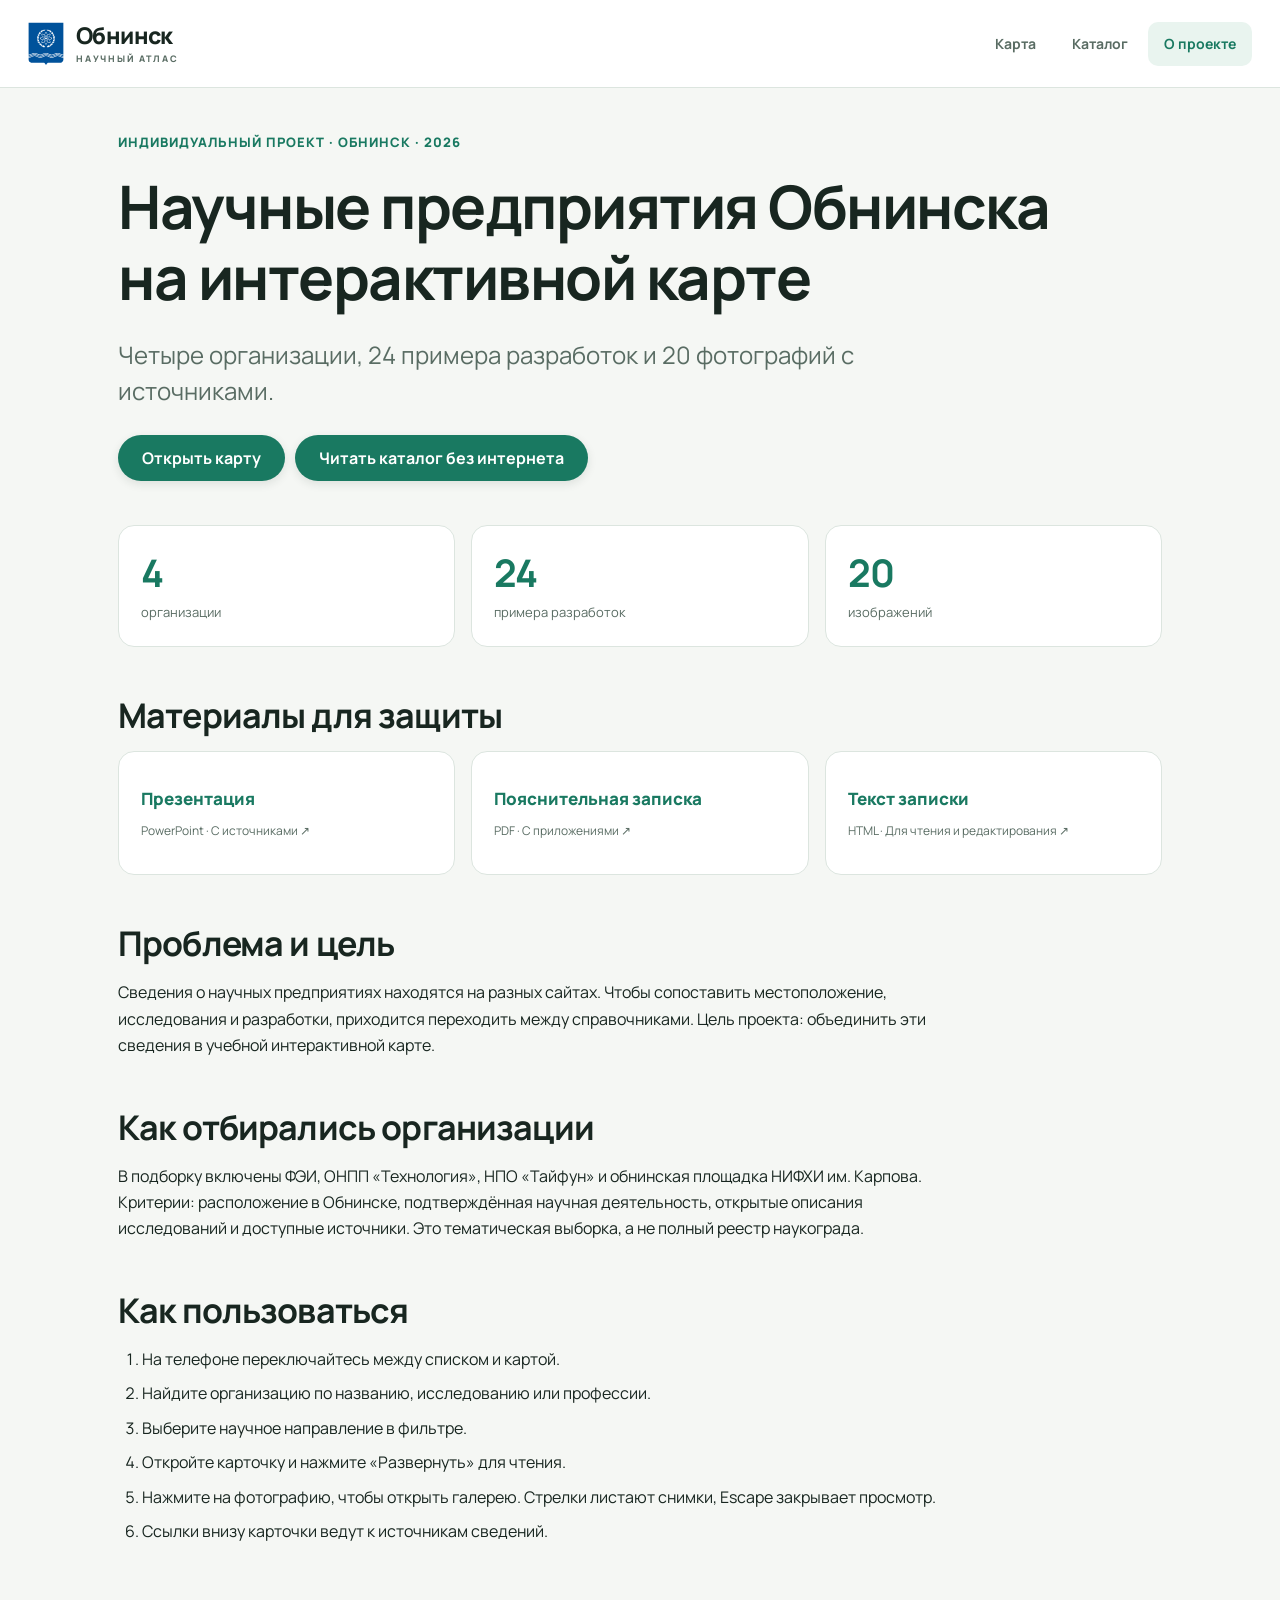
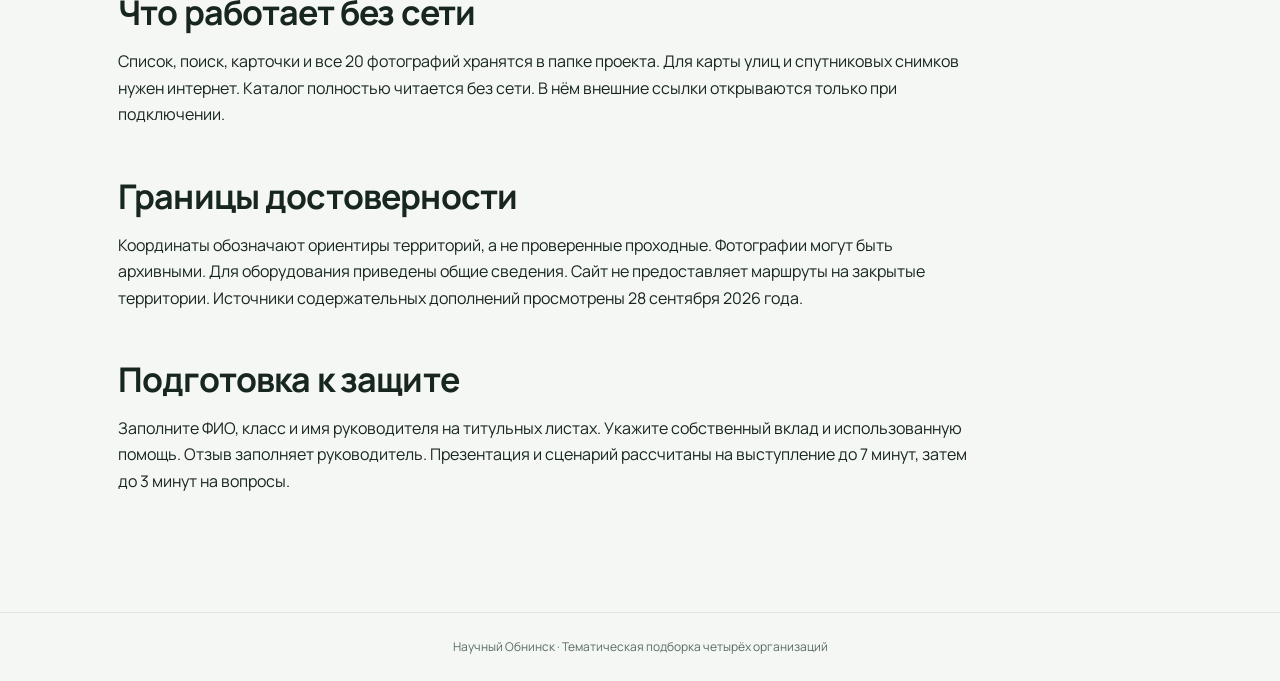
<file: project.html>
<!doctype html>
<html lang="ru">
  <head>
    <meta charset="utf-8" />
    <meta name="viewport" content="width=device-width, initial-scale=1" />
    <title>Научный Обнинск — индивидуальный проект</title>
    <link
      rel="icon"
      href="data:image/svg+xml,%3Csvg xmlns='http://www.w3.org/2000/svg' viewBox='0 0 32 32'%3E%3Crect width='32' height='32' rx='9' fill='%23006a57'/%3E%3Ccircle cx='16' cy='16' r='7' fill='%23a4f2d5'/%3E%3C/svg%3E"
    />
    <link rel="stylesheet" href="assets/css/common.css?v=20261011-1" />
    <link rel="stylesheet" href="assets/css/project.css?v=20261011-1" />
  </head>
  <body>
    <header class="site-header">
      <a class="brand" href="index.html" aria-label="Научный Обнинск — главная"
        ><img src="images/gerb_vector.svg" alt="" width="38" height="46" /><span
          >Обнинск<small>НАУЧНЫЙ АТЛАС</small></span
        ></a
      >
      <nav class="site-nav" aria-label="Основная навигация">
        <a href="index.html">Карта</a><a href="catalog.html">Каталог</a
        ><a href="project.html" aria-current="page">О проекте</a>
      </nav>
    </header>
    <main>
      <p>Индивидуальный проект · Обнинск · 2026</p>
      <h1>Научные предприятия Обнинска на интерактивной карте</h1>
      <p class="lead">
        Четыре организации, 24 примера разработок и 20 фотографий с
        источниками.
      </p>
      <a class="action" href="index.html">Открыть карту</a
      ><a class="action" href="catalog.html">Читать каталог без интернета</a>
      <div class="project-stats" aria-label="Проект в цифрах">
        <div><strong>4</strong><span>организации</span></div>
        <div><strong>24</strong><span>примера разработок</span></div>
        <div><strong>20</strong><span>изображений</span></div>
      </div>
      <h2>Материалы для защиты</h2>
      <ul class="downloads">
        <li>
          <a href="materials/current/Карта_Обнинска_источники.pptx"
            ><span>Презентация</span><small>PowerPoint · С источниками ↗</small></a
          >
        </li>
        <li>
          <a href="materials/current/Пояснительная_записка.pdf"
            ><span>Пояснительная записка</span
            ><small>PDF · С приложениями ↗</small></a
          >
        </li>
        <li>
          <a href="materials/current/Пояснительная_записка.html"
            ><span>Текст записки</span
            ><small>HTML · Для чтения и редактирования ↗</small></a
          >
        </li>
      </ul>
      <h2>Проблема и цель</h2>
      <p>
        Сведения о научных предприятиях находятся на разных сайтах. Чтобы
        сопоставить местоположение, исследования и разработки, приходится
        переходить между справочниками. Цель проекта: объединить эти сведения в
        учебной интерактивной карте.
      </p>
      <h2>Как отбирались организации</h2>
      <p>
        В подборку включены ФЭИ, ОНПП «Технология», НПО «Тайфун» и обнинская
        площадка НИФХИ им. Карпова. Критерии: расположение в Обнинске,
        подтверждённая научная деятельность, открытые описания исследований и
        доступные источники. Это тематическая выборка, а не полный реестр
        наукограда.
      </p>
      <h2>Как пользоваться</h2>
      <ol>
        <li>На телефоне переключайтесь между списком и картой.</li>
        <li>Найдите организацию по названию, исследованию или профессии.</li>
        <li>Выберите научное направление в фильтре.</li>
        <li>Откройте карточку и нажмите «Развернуть» для чтения.</li>
        <li>
          Нажмите на фотографию, чтобы открыть галерею. Стрелки листают снимки,
          Escape закрывает просмотр.
        </li>
        <li>Ссылки внизу карточки ведут к источникам сведений.</li>
      </ol>
      <h2>Что работает без сети</h2>
      <p>
        Список, поиск, карточки и все 20 фотографий хранятся в папке проекта.
        Для карты улиц и спутниковых снимков нужен интернет. Каталог полностью
        читается без сети. В нём внешние ссылки открываются только при
        подключении.
      </p>
      <h2>Границы достоверности</h2>
      <p>
        Координаты обозначают ориентиры территорий, а не проверенные проходные.
        Фотографии могут быть архивными. Для оборудования приведены общие
        сведения. Сайт не предоставляет маршруты на закрытые территории.
        Источники содержательных дополнений просмотрены 28 сентября 2026 года.
      </p>
      <h2>Подготовка к защите</h2>
      <p>
        Заполните ФИО, класс и имя руководителя на титульных листах. Укажите
        собственный вклад и использованную помощь. Отзыв заполняет руководитель.
        Презентация и сценарий рассчитаны на выступление до 7 минут, затем до 3
        минут на вопросы.
      </p>
    </main>
    <footer class="site-footer">
      Научный Обнинск · Тематическая подборка четырёх организаций
    </footer>
  </body>
</html>
</file>
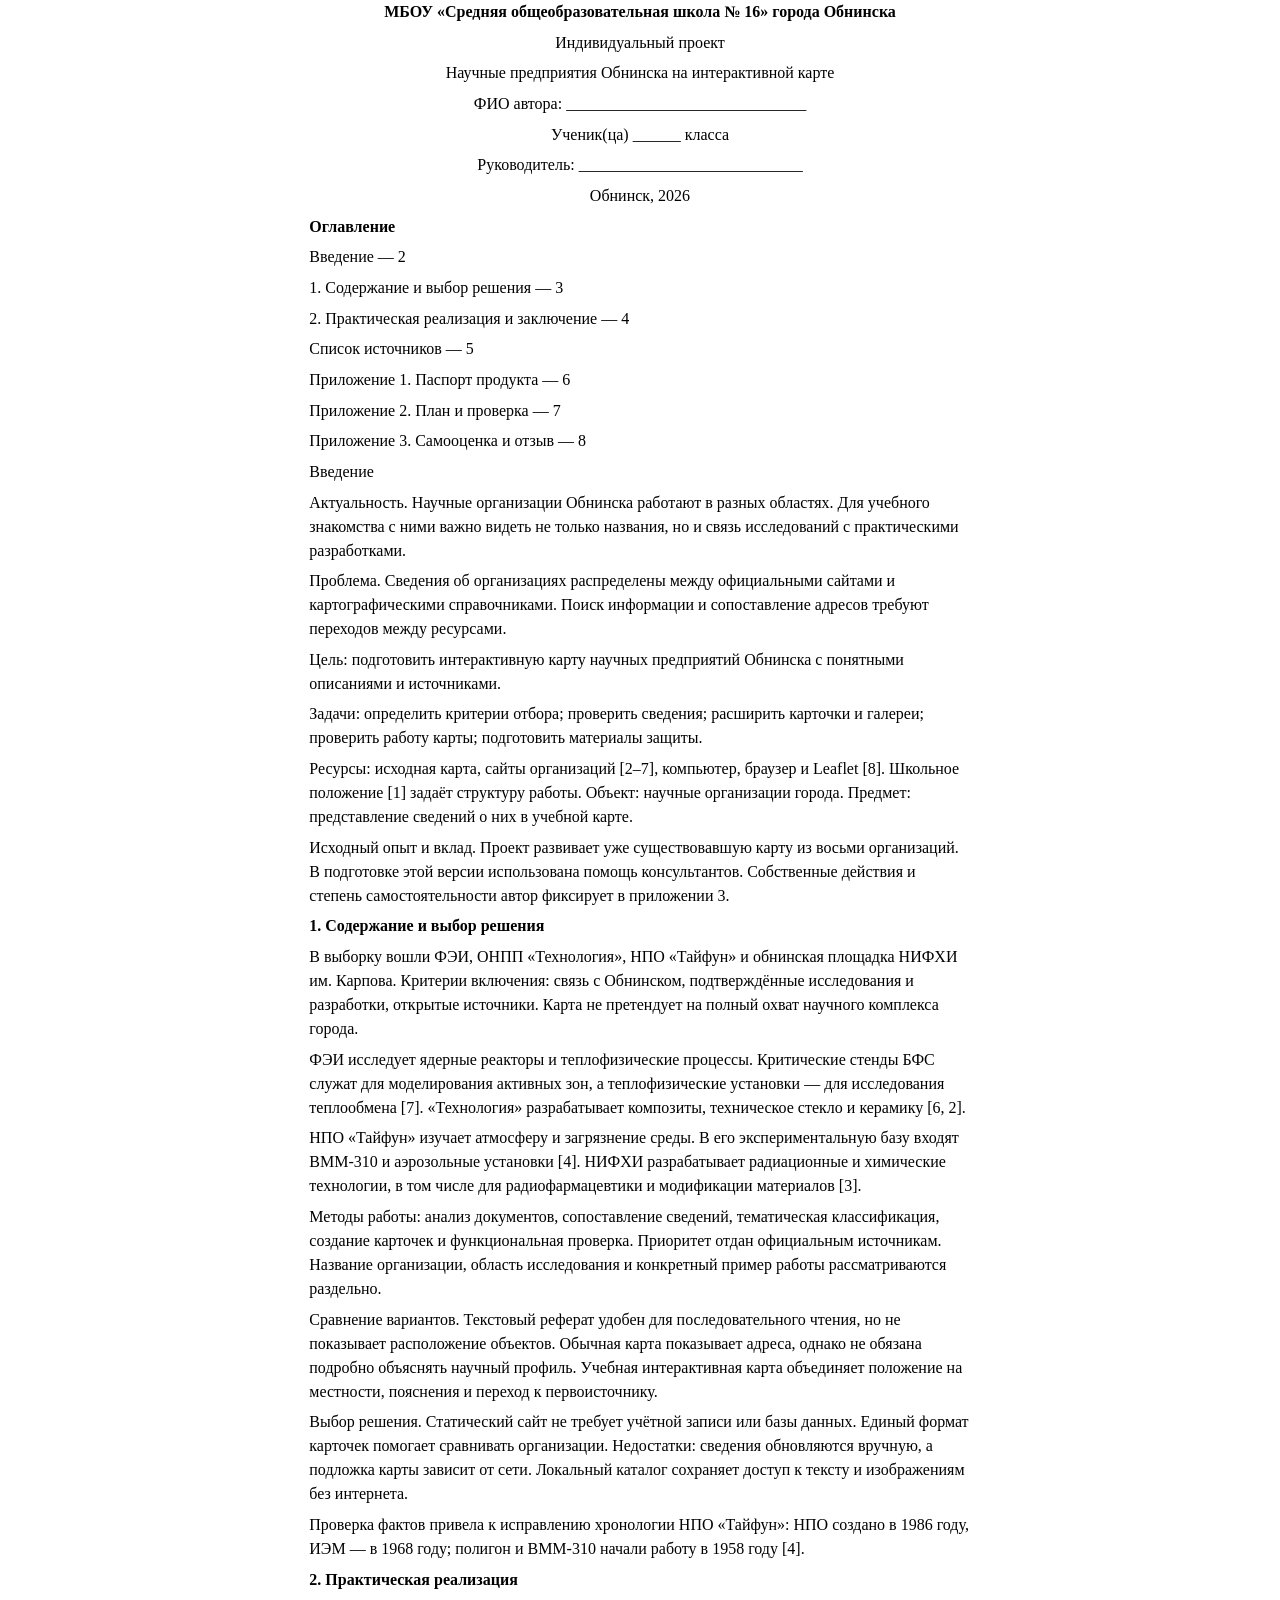
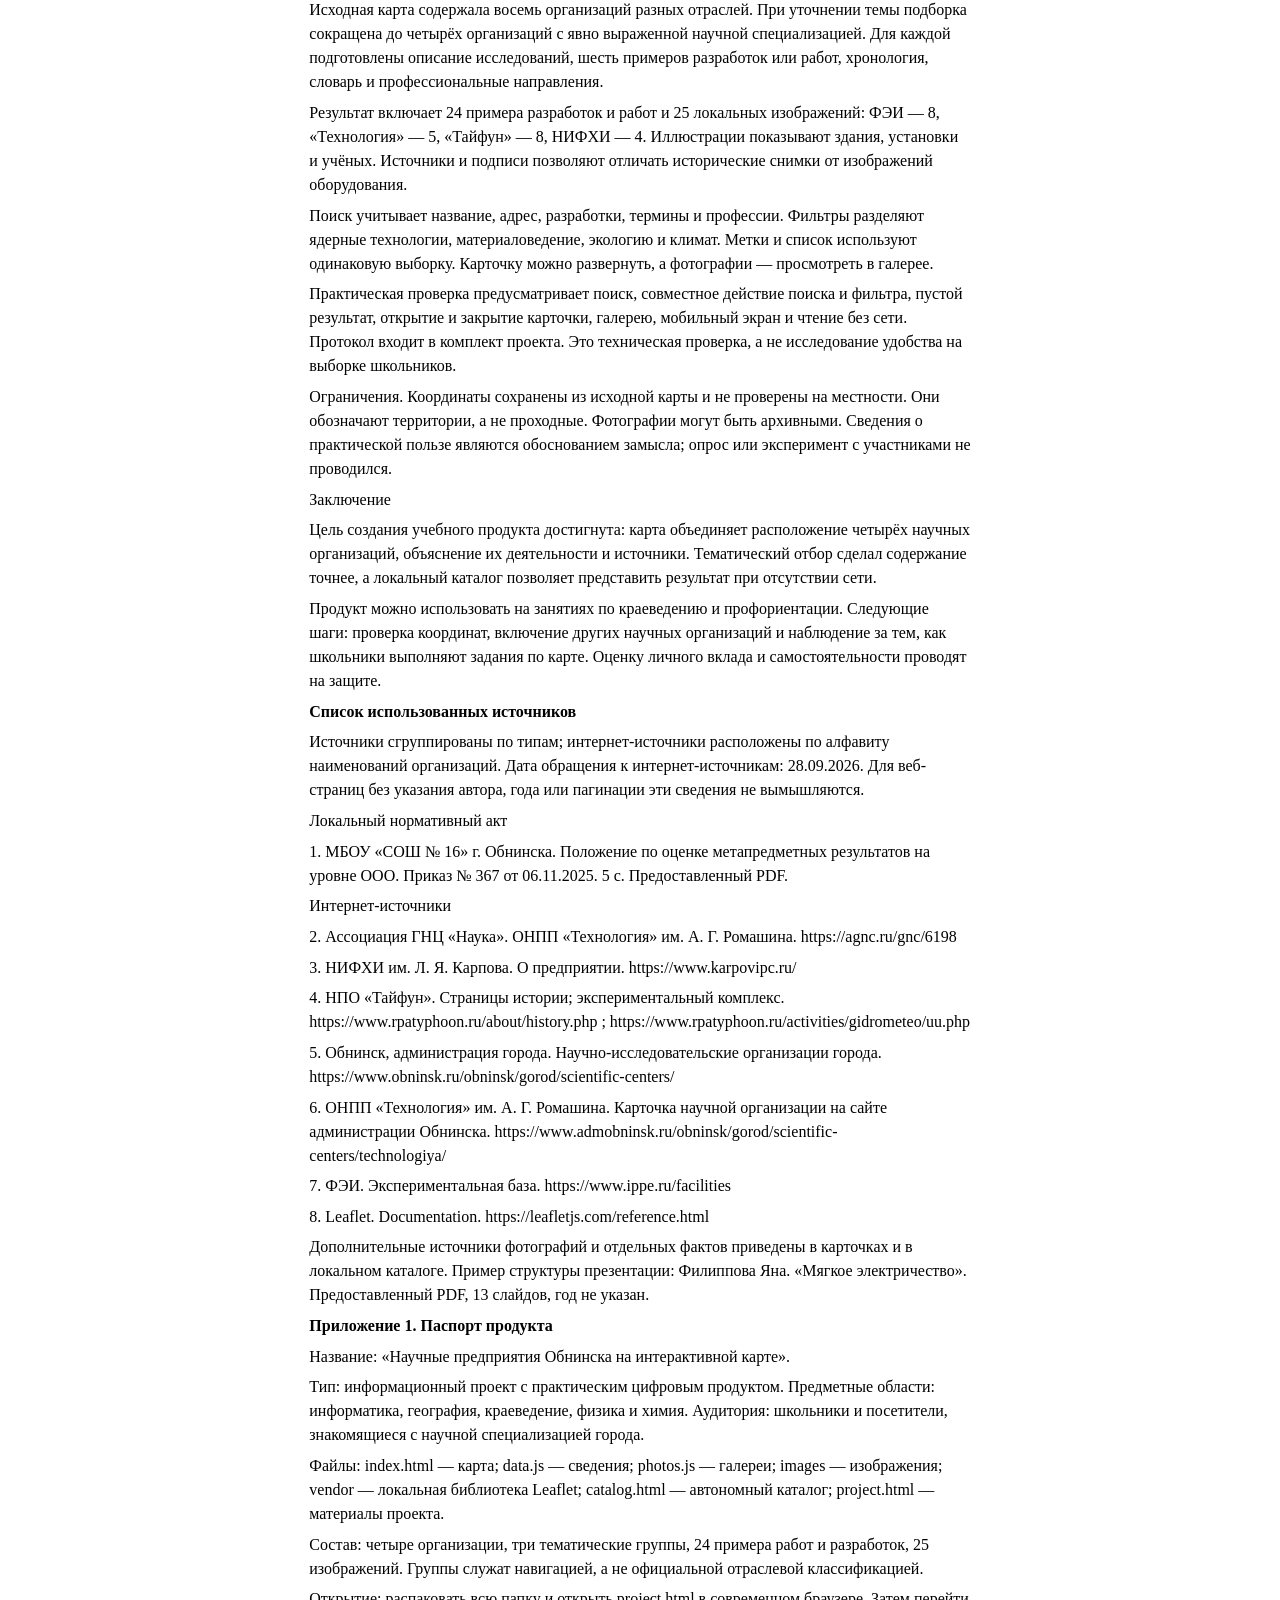
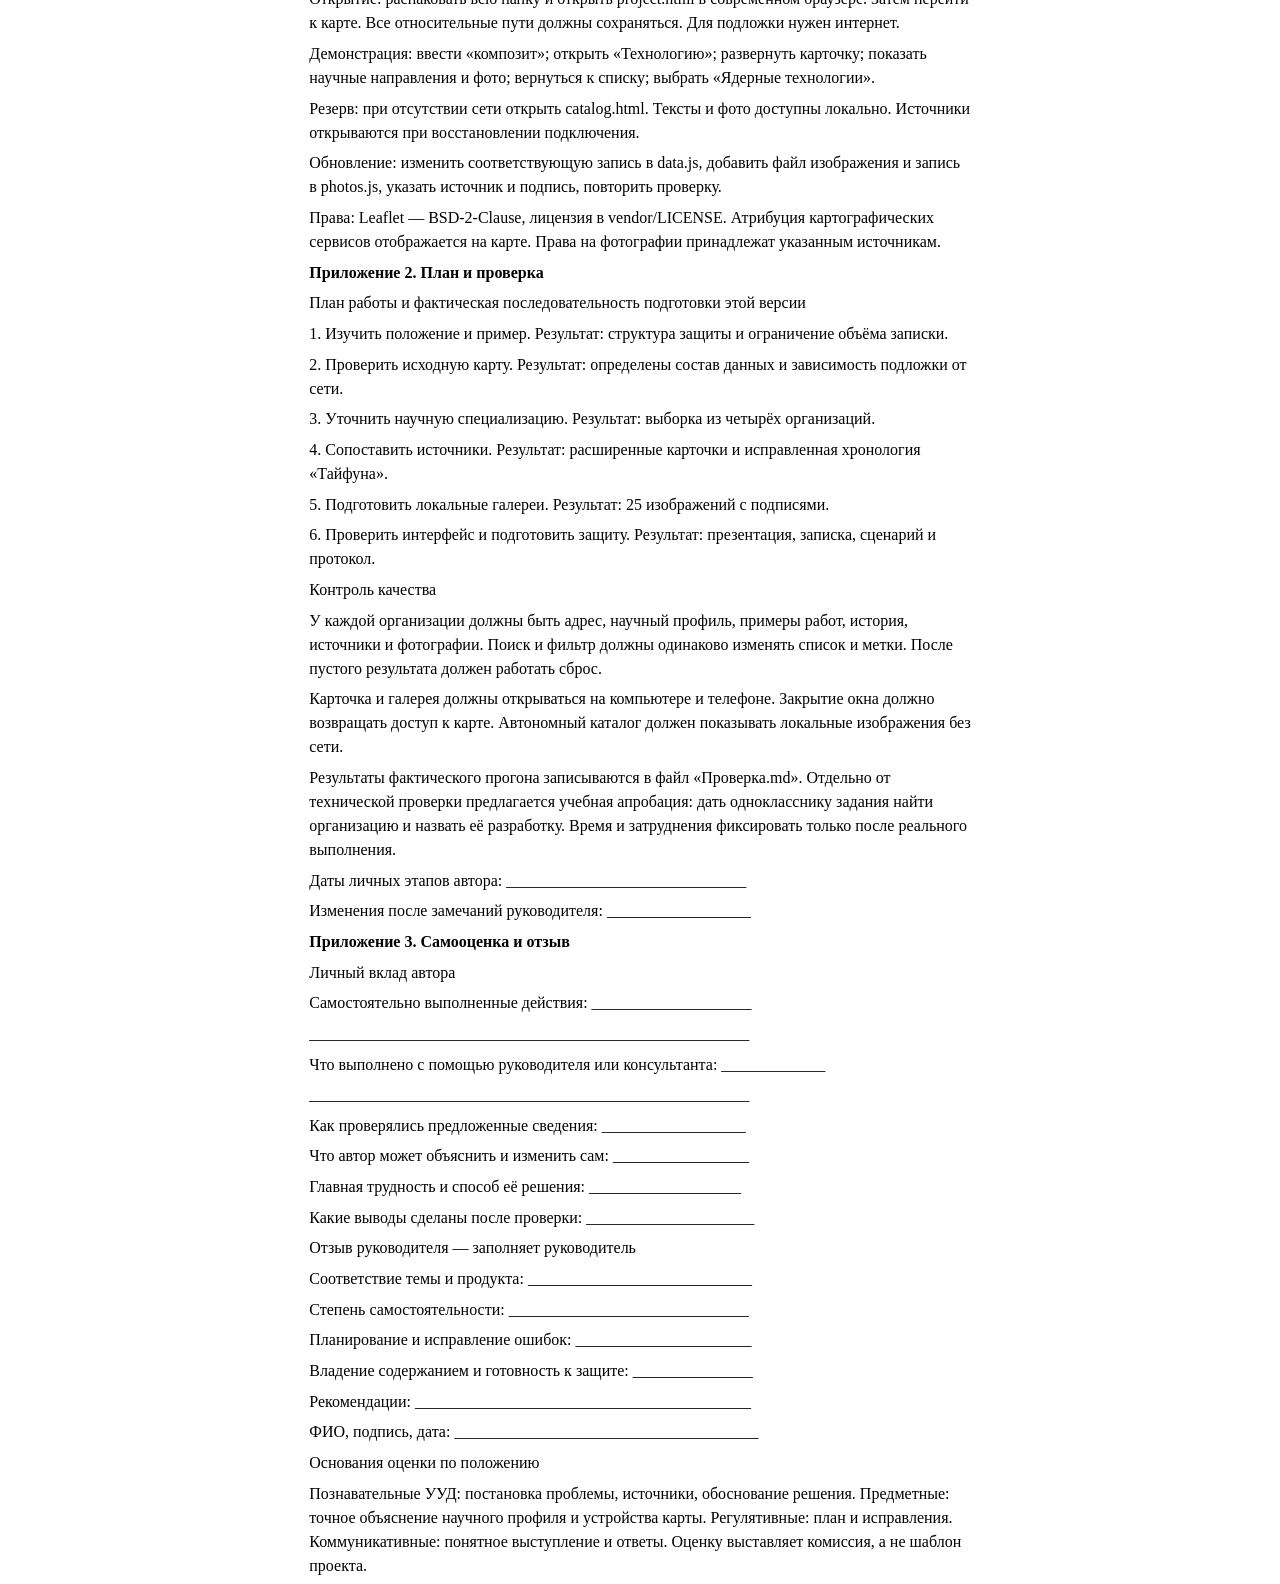
<file: output/Пояснительная_записка.html>
<!doctype html><html lang="ru"><meta charset="utf-8"><title>Пояснительная записка</title><style>@page{size:A4;margin:20mm 10mm 20mm 25mm}body{font:12pt/1.5 "Times New Roman";max-width:175mm;margin:auto}section{page-break-after:always}section:first-child{text-align:center}p{margin:0 0 5pt}section p:first-child{font-weight:bold}</style><section><p>МБОУ «Средняя общеобразовательная школа № 16» города Обнинска</p><p></p><p></p><p>Индивидуальный проект</p><p>Научные предприятия Обнинска на интерактивной карте</p><p></p><p></p><p>ФИО автора: ______________________________</p><p>Ученик(ца) ______ класса</p><p>Руководитель: ____________________________</p><p></p><p></p><p>Обнинск, 2026</p></section><section><p>Оглавление</p><p>Введение — 2</p><p>1. Содержание и выбор решения — 3</p><p>2. Практическая реализация и заключение — 4</p><p>Список источников — 5</p><p>Приложение 1. Паспорт продукта — 6</p><p>Приложение 2. План и проверка — 7</p><p>Приложение 3. Самооценка и отзыв — 8</p><p>Введение</p><p>Актуальность. Научные организации Обнинска работают в разных областях. Для учебного знакомства с ними важно видеть не только названия, но и связь исследований с практическими разработками.</p><p>Проблема. Сведения об организациях распределены между официальными сайтами и картографическими справочниками. Поиск информации и сопоставление адресов требуют переходов между ресурсами.</p><p>Цель: подготовить интерактивную карту научных предприятий Обнинска с понятными описаниями и источниками.</p><p>Задачи: определить критерии отбора; проверить сведения; расширить карточки и галереи; проверить работу карты; подготовить материалы защиты.</p><p>Ресурсы: исходная карта, сайты организаций [2–7], компьютер, браузер и Leaflet [8]. Школьное положение [1] задаёт структуру работы. Объект: научные организации города. Предмет: представление сведений о них в учебной карте.</p><p>Исходный опыт и вклад. Проект развивает уже существовавшую карту из восьми организаций. В подготовке этой версии использована помощь консультантов. Собственные действия и степень самостоятельности автор фиксирует в приложении 3.</p></section><section><p>1. Содержание и выбор решения</p><p>В выборку вошли ФЭИ, ОНПП «Технология», НПО «Тайфун» и обнинская площадка НИФХИ им. Карпова. Критерии включения: связь с Обнинском, подтверждённые исследования и разработки, открытые источники. Карта не претендует на полный охват научного комплекса города.</p><p>ФЭИ исследует ядерные реакторы и теплофизические процессы. Критические стенды БФС служат для моделирования активных зон, а теплофизические установки — для исследования теплообмена [7]. «Технология» разрабатывает композиты, техническое стекло и керамику [6, 2].</p><p>НПО «Тайфун» изучает атмосферу и загрязнение среды. В его экспериментальную базу входят ВММ-310 и аэрозольные установки [4]. НИФХИ разрабатывает радиационные и химические технологии, в том числе для радиофармацевтики и модификации материалов [3].</p><p>Методы работы: анализ документов, сопоставление сведений, тематическая классификация, создание карточек и функциональная проверка. Приоритет отдан официальным источникам. Название организации, область исследования и конкретный пример работы рассматриваются раздельно.</p><p>Сравнение вариантов. Текстовый реферат удобен для последовательного чтения, но не показывает расположение объектов. Обычная карта показывает адреса, однако не обязана подробно объяснять научный профиль. Учебная интерактивная карта объединяет положение на местности, пояснения и переход к первоисточнику.</p><p>Выбор решения. Статический сайт не требует учётной записи или базы данных. Единый формат карточек помогает сравнивать организации. Недостатки: сведения обновляются вручную, а подложка карты зависит от сети. Локальный каталог сохраняет доступ к тексту и изображениям без интернета.</p><p>Проверка фактов привела к исправлению хронологии НПО «Тайфун»: НПО создано в 1986 году, ИЭМ — в 1968 году; полигон и ВММ-310 начали работу в 1958 году [4].</p></section><section><p>2. Практическая реализация</p><p>Исходная карта содержала восемь организаций разных отраслей. При уточнении темы подборка сокращена до четырёх организаций с явно выраженной научной специализацией. Для каждой подготовлены описание исследований, шесть примеров разработок или работ, хронология, словарь и профессиональные направления.</p><p>Результат включает 24 примера разработок и работ и 25 локальных изображений: ФЭИ — 8, «Технология» — 5, «Тайфун» — 8, НИФХИ — 4. Иллюстрации показывают здания, установки и учёных. Источники и подписи позволяют отличать исторические снимки от изображений оборудования.</p><p>Поиск учитывает название, адрес, разработки, термины и профессии. Фильтры разделяют ядерные технологии, материаловедение, экологию и климат. Метки и список используют одинаковую выборку. Карточку можно развернуть, а фотографии — просмотреть в галерее.</p><p>Практическая проверка предусматривает поиск, совместное действие поиска и фильтра, пустой результат, открытие и закрытие карточки, галерею, мобильный экран и чтение без сети. Протокол входит в комплект проекта. Это техническая проверка, а не исследование удобства на выборке школьников.</p><p>Ограничения. Координаты сохранены из исходной карты и не проверены на местности. Они обозначают территории, а не проходные. Фотографии могут быть архивными. Сведения о практической пользе являются обоснованием замысла; опрос или эксперимент с участниками не проводился.</p><p>Заключение</p><p>Цель создания учебного продукта достигнута: карта объединяет расположение четырёх научных организаций, объяснение их деятельности и источники. Тематический отбор сделал содержание точнее, а локальный каталог позволяет представить результат при отсутствии сети.</p><p>Продукт можно использовать на занятиях по краеведению и профориентации. Следующие шаги: проверка координат, включение других научных организаций и наблюдение за тем, как школьники выполняют задания по карте. Оценку личного вклада и самостоятельности проводят на защите.</p></section><section><p>Список использованных источников</p><p>Источники сгруппированы по типам; интернет-источники расположены по алфавиту наименований организаций. Дата обращения к интернет-источникам: 28.09.2026. Для веб-страниц без указания автора, года или пагинации эти сведения не вымышляются.</p><p>Локальный нормативный акт</p><p>1. МБОУ «СОШ № 16» г. Обнинска. Положение по оценке метапредметных результатов на уровне ООО. Приказ № 367 от 06.11.2025. 5 с. Предоставленный PDF.</p><p>Интернет-источники</p><p>2. Ассоциация ГНЦ «Наука». ОНПП «Технология» им. А. Г. Ромашина. https://agnc.ru/gnc/6198</p><p>3. НИФХИ им. Л. Я. Карпова. О предприятии. https://www.karpovipc.ru/</p><p>4. НПО «Тайфун». Страницы истории; экспериментальный комплекс. https://www.rpatyphoon.ru/about/history.php ; https://www.rpatyphoon.ru/activities/gidrometeo/uu.php</p><p>5. Обнинск, администрация города. Научно-исследовательские организации города. https://www.obninsk.ru/obninsk/gorod/scientific-centers/</p><p>6. ОНПП «Технология» им. А. Г. Ромашина. Карточка научной организации на сайте администрации Обнинска. https://www.admobninsk.ru/obninsk/gorod/scientific-centers/technologiya/</p><p>7. ФЭИ. Экспериментальная база. https://www.ippe.ru/facilities</p><p>8. Leaflet. Documentation. https://leafletjs.com/reference.html</p><p>Дополнительные источники фотографий и отдельных фактов приведены в карточках и в локальном каталоге. Пример структуры презентации: Филиппова Яна. «Мягкое электричество». Предоставленный PDF, 13 слайдов, год не указан.</p></section><section><p>Приложение 1. Паспорт продукта</p><p>Название: «Научные предприятия Обнинска на интерактивной карте».</p><p>Тип: информационный проект с практическим цифровым продуктом. Предметные области: информатика, география, краеведение, физика и химия. Аудитория: школьники и посетители, знакомящиеся с научной специализацией города.</p><p>Файлы: index.html — карта; data.js — сведения; photos.js — галереи; images — изображения; vendor — локальная библиотека Leaflet; catalog.html — автономный каталог; project.html — материалы проекта.</p><p>Состав: четыре организации, три тематические группы, 24 примера работ и разработок, 25 изображений. Группы служат навигацией, а не официальной отраслевой классификацией.</p><p>Открытие: распаковать всю папку и открыть project.html в современном браузере. Затем перейти к карте. Все относительные пути должны сохраняться. Для подложки нужен интернет.</p><p>Демонстрация: ввести «композит»; открыть «Технологию»; развернуть карточку; показать научные направления и фото; вернуться к списку; выбрать «Ядерные технологии».</p><p>Резерв: при отсутствии сети открыть catalog.html. Тексты и фото доступны локально. Источники открываются при восстановлении подключения.</p><p>Обновление: изменить соответствующую запись в data.js, добавить файл изображения и запись в photos.js, указать источник и подпись, повторить проверку.</p><p>Права: Leaflet — BSD-2-Clause, лицензия в vendor/LICENSE. Атрибуция картографических сервисов отображается на карте. Права на фотографии принадлежат указанным источникам.</p></section><section><p>Приложение 2. План и проверка</p><p>План работы и фактическая последовательность подготовки этой версии</p><p>1. Изучить положение и пример. Результат: структура защиты и ограничение объёма записки.</p><p>2. Проверить исходную карту. Результат: определены состав данных и зависимость подложки от сети.</p><p>3. Уточнить научную специализацию. Результат: выборка из четырёх организаций.</p><p>4. Сопоставить источники. Результат: расширенные карточки и исправленная хронология «Тайфуна».</p><p>5. Подготовить локальные галереи. Результат: 25 изображений с подписями.</p><p>6. Проверить интерфейс и подготовить защиту. Результат: презентация, записка, сценарий и протокол.</p><p>Контроль качества</p><p>У каждой организации должны быть адрес, научный профиль, примеры работ, история, источники и фотографии. Поиск и фильтр должны одинаково изменять список и метки. После пустого результата должен работать сброс.</p><p>Карточка и галерея должны открываться на компьютере и телефоне. Закрытие окна должно возвращать доступ к карте. Автономный каталог должен показывать локальные изображения без сети.</p><p>Результаты фактического прогона записываются в файл «Проверка.md». Отдельно от технической проверки предлагается учебная апробация: дать однокласснику задания найти организацию и назвать её разработку. Время и затруднения фиксировать только после реального выполнения.</p><p>Даты личных этапов автора: ______________________________</p><p>Изменения после замечаний руководителя: __________________</p></section><section><p>Приложение 3. Самооценка и отзыв</p><p>Личный вклад автора</p><p>Самостоятельно выполненные действия: ____________________</p><p>_______________________________________________________</p><p>Что выполнено с помощью руководителя или консультанта: _____________</p><p>_______________________________________________________</p><p>Как проверялись предложенные сведения: __________________</p><p>Что автор может объяснить и изменить сам: _________________</p><p>Главная трудность и способ её решения: ___________________</p><p>Какие выводы сделаны после проверки: _____________________</p><p>Отзыв руководителя — заполняет руководитель</p><p>Соответствие темы и продукта: ____________________________</p><p>Степень самостоятельности: ______________________________</p><p>Планирование и исправление ошибок: ______________________</p><p>Владение содержанием и готовность к защите: _______________</p><p>Рекомендации: __________________________________________</p><p>ФИО, подпись, дата: ______________________________________</p><p>Основания оценки по положению</p><p>Познавательные УУД: постановка проблемы, источники, обоснование решения. Предметные: точное объяснение научного профиля и устройства карты. Регулятивные: план и исправления. Коммуникативные: понятное выступление и ответы. Оценку выставляет комиссия, а не шаблон проекта.</p></section></html>
</file>
<file: assets/css/common.css>
@import url('https://fonts.googleapis.com/css2?family=Manrope:wght@400;500;600;700;800&display=swap');

:root {
  font-family: Manrope, Arial, sans-serif;
  font-synthesis: none;
  color: #182620;
  background: #f5f7f4;
  --ink: #182620;
  --accent: #197961;
  --primary: #197961;
  --line: #dce5df;
  --muted: #596c63;
  --surface: #fff;
  --surface-container: #edf3ee;
  --surface-high: #e5ede7;
  --outline: #dce5df;
}
* {
  box-sizing: border-box;
}
body {
  margin: 0;
  line-height: 1.65;
}
button,
input {
  font: inherit;
}
button {
  cursor: pointer;
  color: inherit;
  min-height: 44px;
}
a {
  color: var(--accent);
  text-underline-offset: 4px;
}
button,
a {
  -webkit-tap-highlight-color: transparent;
}
button:disabled {
  opacity: 0.45;
  cursor: default;
}
[hidden] {
  display: none !important;
}
button:focus-visible,
a:focus-visible,
input:focus-visible,
summary:focus-visible,
[tabindex]:focus-visible {
  outline: 3px solid #af741e;
  outline-offset: 3px;
}
h1,
h2,
h3 {
  line-height: 1.2;
  letter-spacing: -0.035em;
}
p {
  overflow-wrap: break-word;
}
.site-header {
  min-height: 88px;
  padding: 16px 28px;
  display: flex;
  align-items: center;
  gap: 28px;
  background: white;
  border-bottom: 1px solid var(--line);
}
.brand {
  display: flex;
  align-items: center;
  gap: 12px;
  color: var(--ink);
  font-size: 23px;
  font-weight: 800;
  line-height: 1.2;
  text-decoration: none;
  letter-spacing: -0.6px;
}
.brand img {
  width: auto;
  height: 44px;
}
.brand small {
  display: block;
  margin-top: 5px;
  color: var(--muted);
  font-size: 9px;
  letter-spacing: 1.8px;
}
.site-nav {
  display: flex;
  gap: 4px;
  margin-left: auto;
}
.site-nav a {
  display: inline-flex;
  align-items: center;
  justify-content: center;
  min-height: 44px;
  padding: 9px 16px;
  border-radius: 10px;
  color: var(--muted);
  text-decoration: none;
  font-size: 14px;
  font-weight: 700;
  white-space: nowrap;
}
.site-nav a:hover {
  background: #f5f7f4;
  color: var(--ink);
}
.site-nav a[aria-current='page'] {
  background: #e9f4ef;
  color: var(--accent);
}
.outline {
  background: white;
  border: 1px solid var(--line);
  border-radius: 10px;
  padding: 10px 16px;
  font-size: 13px;
  font-weight: 700;
}
.outline:hover {
  background: #edf3ee;
}
.eyebrow {
  color: var(--accent);
  font-size: 10px;
  font-weight: 800;
  letter-spacing: 1.6px;
}
.site-footer {
  border-top: 1px solid var(--line);
  padding: 24px;
  color: var(--muted);
  text-align: center;
  font-size: 12px;
}
@media (max-width: 700px) {
  .site-header {
    padding: 12px 18px;
    gap: 12px;
    flex-wrap: wrap;
  }
  .brand {
    font-size: 20px;
  }
  .brand img {
    height: 38px;
  }
  .site-nav {
    order: 3;
    width: 100%;
    margin: 0;
  }
  .site-nav a {
    flex: 1;
    padding-inline: 10px;
  }
  .site-header > .outline {
    margin-left: auto;
    padding: 8px 10px;
    font-size: 11px;
  }
}
@media (prefers-reduced-motion: reduce) {
  *,
  *::before,
  *::after {
    scroll-behavior: auto !important;
    transition: none !important;
    animation: none !important;
  }
}
@media print {
  .site-header,
  .site-footer {
    display: none;
  }
}
</file>
<file: assets/css/project.css>
main {
  max-width: 1100px;
  margin: auto;
  padding: 44px 28px 100px;
  padding-top: 44px;
}

main > p:first-child {
  color: var(--primary);
  font-size: 13px;
  font-weight: 800;
  letter-spacing: 1px;
  text-transform: uppercase;
}

h1,
h2,
h3 {
  line-height: 1.18;
  letter-spacing: -0.025em;
}

h1 {
  font-size: clamp(36px, 5vw, 60px);
  max-width: 940px;
  margin: 12px 0 24px;
}

h2 {
  font-size: clamp(26px, 3vw, 34px);
  margin: 48px 0 16px;
}

h3 {
  font-size: 21px;
  margin: 34px 0 12px;
}

p {
  max-width: 850px;
  margin: 0 0 18px;
}

.lead {
  font-size: clamp(19px, 2.3vw, 24px);
  line-height: 1.5;
  color: var(--muted);
}

.action {
  display: inline-flex;
  align-items: center;
  min-height: 44px;
  background: var(--primary);
  color: white;
  padding: 10px 24px;
  margin: 8px 10px 8px 0;
  border-radius: 100px;
  text-decoration: none;
  font-weight: 700;
  box-shadow: 0 3px 10px #172d201c;
}

.action:hover {
  background: #005443;
}

main > nav {
  display: flex;
  flex-wrap: wrap;
  gap: 8px;
  margin: 28px 0 36px;
}

main > nav a {
  display: inline-flex;
  align-items: center;
  padding: 7px 14px;
  min-height: 36px;
  border: 1px solid #70877a;
  border-radius: 8px;
  text-decoration: none;
  font-size: 13px;
  font-weight: 700;
  background: var(--surface);
}

main > nav a:hover {
  background: #cce8db;
}

section {
  scroll-margin-top: 30px;
  border-top: 1px solid var(--outline);
  padding: 26px 0 10px;
}

section > h2 {
  margin-top: 0;
}

section > p:first-of-type {
  font-size: 18px;
  color: var(--muted);
}

ul,
ol {
  padding-left: 24px;
  max-width: 900px;
}

li {
  margin: 8px 0;
}

dl {
  display: grid;
  grid-template-columns: minmax(150px, 230px) minmax(0, 1fr);
  gap: 0 20px;
  max-width: 900px;
}

dt,
dd {
  padding: 13px 0;
  border-bottom: 1px solid var(--outline);
}

dt {
  font-weight: 800;
  color: var(--primary);
}

dd {
  margin: 0;
  color: var(--muted);
}

.photos {
  display: grid;
  grid-template-columns: repeat(auto-fit, minmax(220px, 1fr));
  gap: 16px;
  margin: 22px 0;
}

.photos figure {
  margin: 0;
  background: var(--surface-container);
  border-radius: 20px;
  overflow: hidden;
  border: 1px solid var(--outline);
}

.photos img {
  display: block;
  width: 100%;
  height: 180px;
  object-fit: contain;
  background: #e8efe9;
}

.photos figcaption {
  padding: 14px;
  font-size: 12px;
  line-height: 1.5;
  color: var(--muted);
  overflow-wrap: anywhere;
}

small {
  color: var(--muted);
}

table {
  width: 100%;
  border-collapse: collapse;
}

td,
th {
  text-align: left;
  padding: 12px;
  border-bottom: 1px solid var(--outline);
}

@media (max-width: 700px) {
  header {
    padding: 10px 12px;
    gap: 2px;
  }
  header a {
    padding: 8px 10px;
    font-size: 12px;
  }
  main {
    padding: 26px 18px 70px;
  }
  dl {
    display: block;
  }
  dt {
    border-bottom: 0;
    padding-bottom: 0;
  }
  dd {
    padding-top: 2px;
  }
}

@media print {
  header,
  .action {
    display: none;
  }
  body {
    background: white;
  }
  main {
    padding: 0;
  }
  .photos {
    grid-template-columns: repeat(3, 1fr);
  }
  section {
    break-before: page;
  }
}

.project-stats {
  display: grid;
  grid-template-columns: repeat(3, 1fr);
  gap: 16px;
  margin: 36px 0 48px;
}

.project-stats > div {
  background: white;
  border: 1px solid var(--line);
  border-radius: 16px;
  padding: 22px;
}

.project-stats strong {
  display: block;
  font-size: 38px;
  line-height: 1.3;
  letter-spacing: -1px;
  color: var(--accent);
}

.project-stats span {
  color: var(--muted);
  font-size: 13px;
}

.downloads {
  display: grid;
  grid-template-columns: repeat(3, minmax(0, 1fr));
  padding: 0;
  list-style: none;
  gap: 16px;
  max-width: none;
}

.downloads li {
  margin: 0;
}

.downloads a {
  display: flex;
  flex-direction: column;
  justify-content: center;
  min-height: 124px;
  padding: 22px;
  border-radius: 16px;
  border: 1px solid var(--line);
  background: white;
  text-decoration: none;
}

.downloads a:hover {
  border-color: var(--accent);
  background: #eaf5ef;
}

.downloads span {
  font-size: 17px;
  font-weight: 800;
}

.downloads small {
  font-size: 12px;
  margin-top: 8px;
}

.catalog > section {
  overflow-wrap: anywhere;
  background: white;
  padding: 32px;
  margin: 28px 0;
  border: 1px solid var(--line);
  border-radius: 18px;
}

.catalog .catalog-nav {
  display: grid;
  grid-template-columns: repeat(4, minmax(0, 1fr));
}

.catalog-nav a {
  min-height: 56px;
  padding: 12px 16px;
  background: white;
  border-color: var(--line);
  font-size: 13px;
}

.back-to-top {
  display: inline-flex;
  align-items: center;
  min-height: 44px;
  font-size: 13px;
  font-weight: 700;
  margin-top: 24px;
}

@media (max-width: 700px) {
  .project-stats {
    gap: 8px;
    margin-block: 24px;
  }
  .project-stats > div {
    padding: 14px 10px;
  }
  .project-stats strong {
    font-size: 30px;
  }
  .project-stats span {
    font-size: 11px;
  }
  .downloads {
    grid-template-columns: 1fr;
    gap: 10px;
  }
  .downloads a {
    min-height: 100px;
  }
  .catalog > section {
    padding: 22px 18px;
  }
  .catalog .catalog-nav {
    grid-template-columns: repeat(2, minmax(0, 1fr));
  }
  .catalog-nav a {
    min-height: 56px;
  }
  .photos {
    grid-template-columns: repeat(2, minmax(0, 1fr));
    gap: 10px;
  }
  .photos img {
    height: 140px;
  }
  .photos figcaption {
    padding: 10px;
    font-size: 11px;
  }
}

@media (max-width: 390px) {
  .photos {
    grid-template-columns: 1fr;
  }
  .photos img {
    height: 200px;
  }
}

@media print {
  .catalog > section {
    padding: 0;
    border: 0;
  }
  .catalog-nav,
  .back-to-top,
  .downloads {
    display: none !important;
  }
}
</file>
